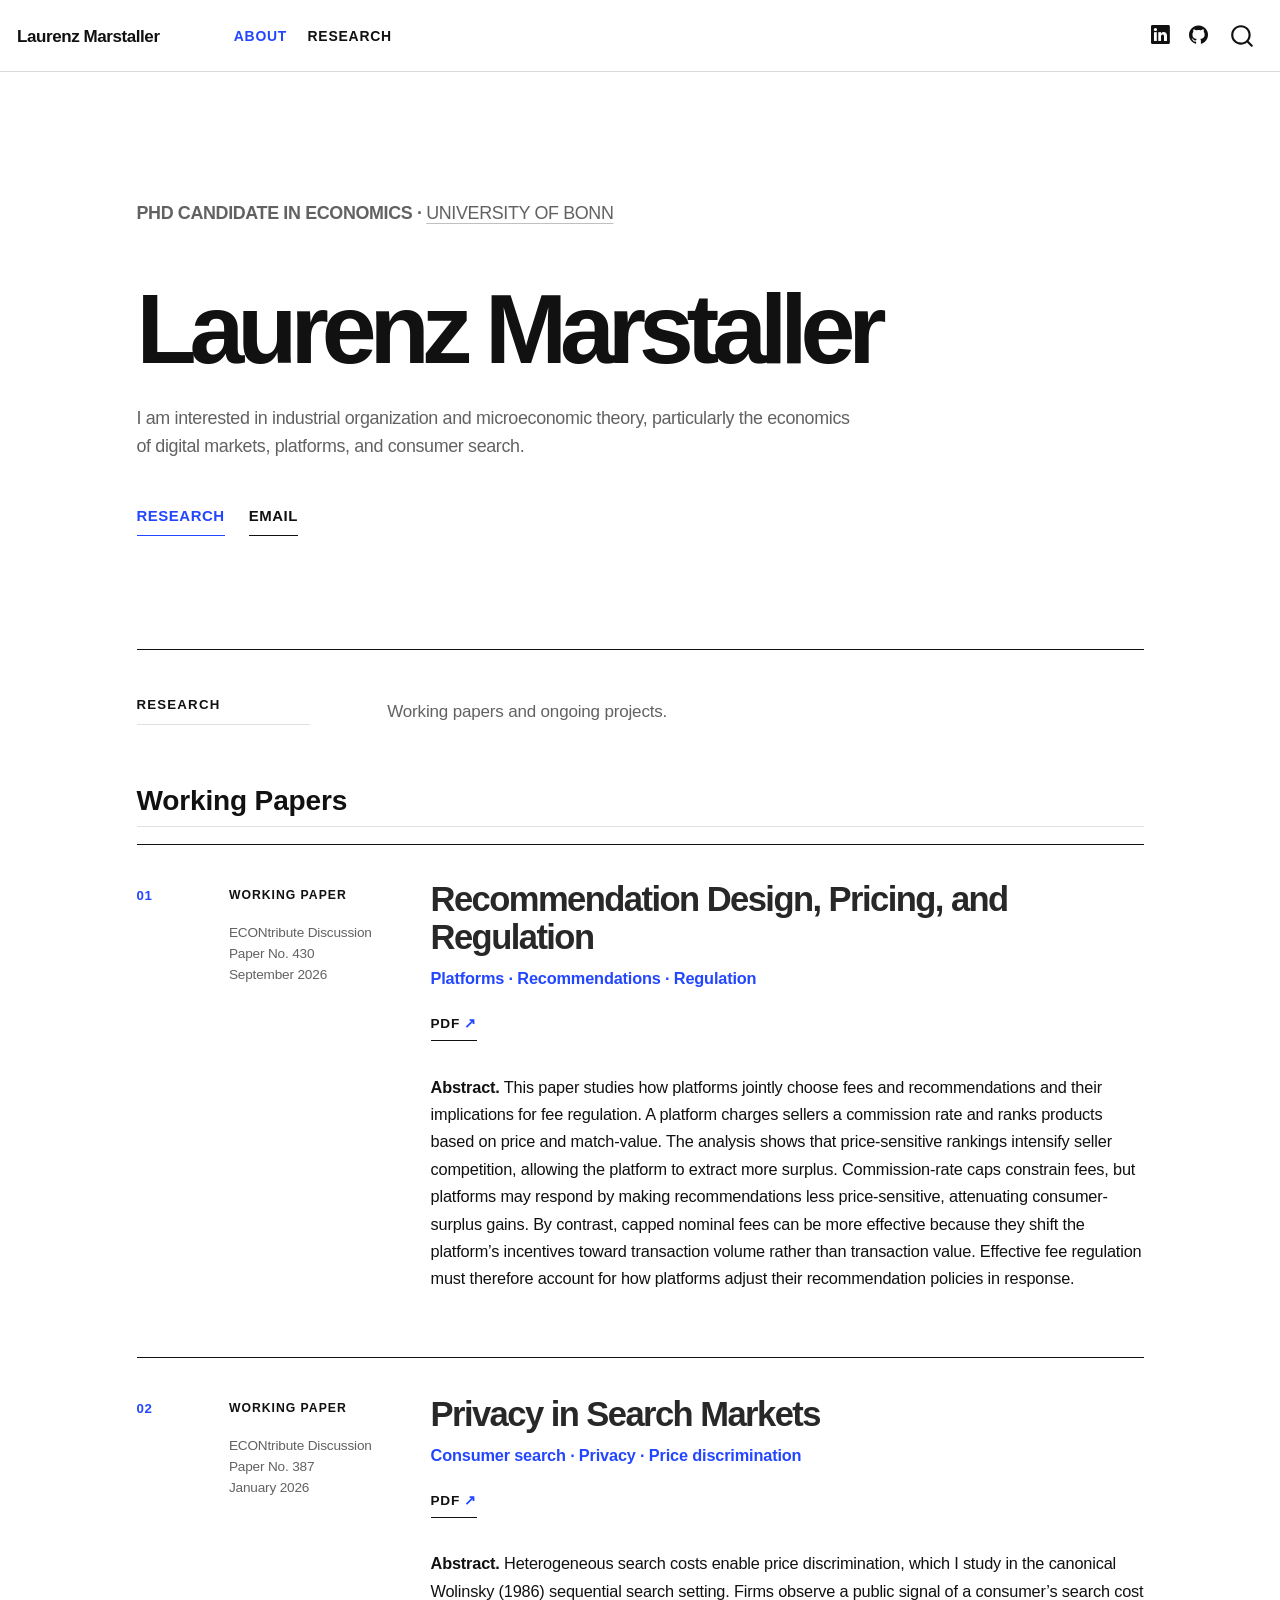
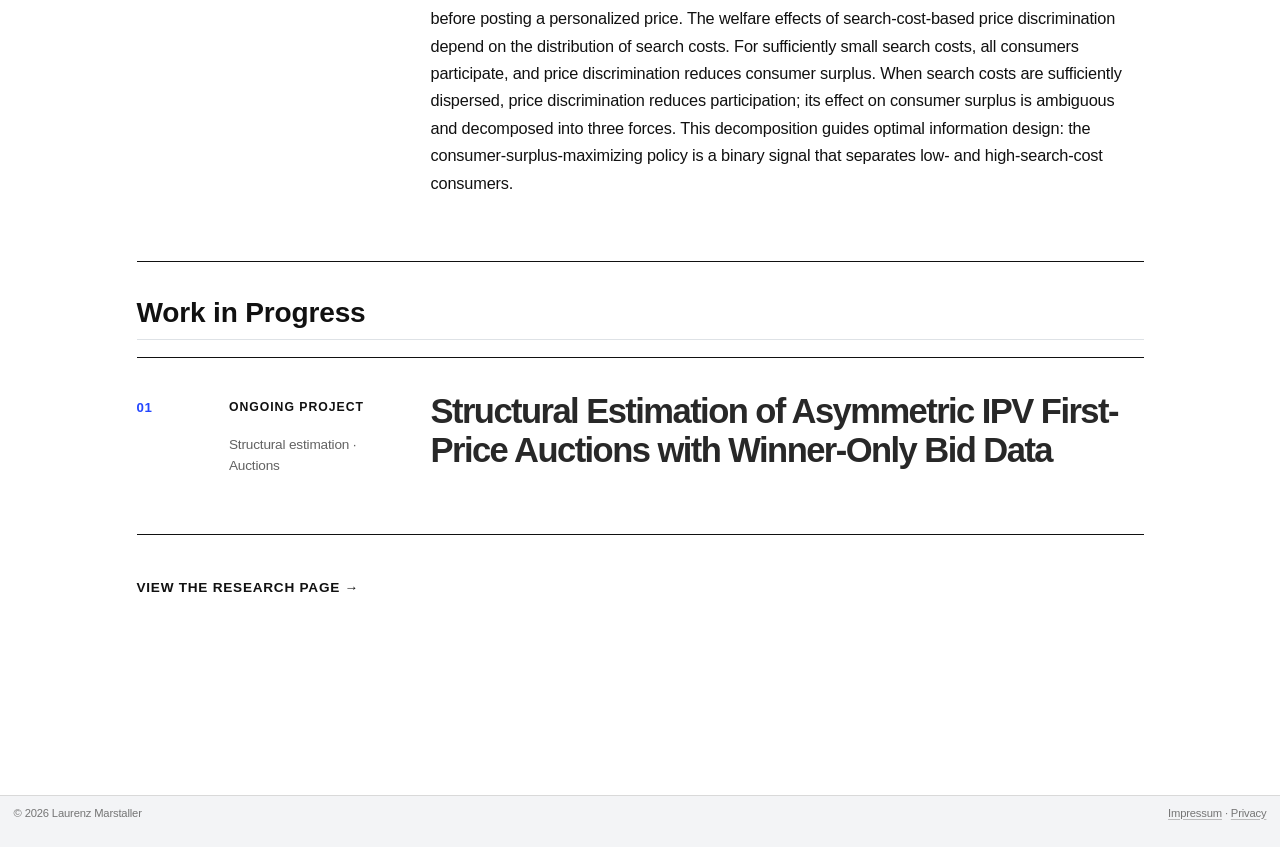
<file: index.html>
<!DOCTYPE html>
<html xmlns="http://www.w3.org/1999/xhtml" lang="en" xml:lang="en"><head>

<meta charset="utf-8">
<meta name="generator" content="quarto-1.10.18">

<meta name="viewport" content="width=device-width, initial-scale=1.0, user-scalable=yes">

<meta name="description" content="PhD candidate in Economics at the University of Bonn">

<title>Laurenz Marstaller</title>
<style>
/* Default styles provided by pandoc.
** See https://pandoc.org/MANUAL.html#variables-for-html for config info.
*/
span.smallcaps{font-variant: small-caps;}
div.columns{display: flex; gap: 1.5em;}
div.column{flex: auto;}
@media screen {
div.columns{gap: min(4vw, 1.5em);}
div.column{overflow-x: auto;}
}
div.hanging-indent{margin-left: 1.5em; text-indent: -1.5em;}
ul.task-list{list-style: none;}
ul.task-list li input[type="checkbox"] {
  width: 0.8em;
  margin: 0 0.8em 0.2em -1em; /* quarto-specific, see https://github.com/quarto-dev/quarto-cli/issues/4556 */ 
  vertical-align: middle;
}
</style>


<script src="site_libs/quarto-nav/quarto-nav.js"></script>
<script src="site_libs/clipboard/clipboard.min.js"></script>
<script src="site_libs/quarto-search/autocomplete.umd.js"></script>
<script src="site_libs/quarto-search/fuse.min.js"></script>
<script src="site_libs/quarto-search/quarto-search.js"></script>
<meta name="quarto:offset" content="./">
<script src="site_libs/quarto-html/quarto.js" type="module"></script>
<script src="site_libs/quarto-html/tabsets/tabsets.js" type="module"></script>
<script src="site_libs/quarto-html/popper.min.js"></script>
<script src="site_libs/quarto-html/tippy.umd.min.js"></script>
<script src="site_libs/quarto-html/anchor.min.js"></script>
<link href="site_libs/quarto-html/tippy.css" rel="stylesheet">
<link href="site_libs/quarto-html/quarto-syntax-highlighting-64a204ab8560d761af7679ceaba22944.css" rel="stylesheet" id="quarto-text-highlighting-styles">
<script src="site_libs/bootstrap/bootstrap.min.js"></script>
<link href="site_libs/bootstrap/bootstrap-icons.css" rel="stylesheet">
<link href="site_libs/bootstrap/bootstrap-5d04323598807cf324a36c210477a5da.min.css" rel="stylesheet" append-hash="true" id="quarto-bootstrap" data-mode="light">
<script id="quarto-search-options" type="application/json">{
  "location": "navbar",
  "copy-button": false,
  "collapse-after": 3,
  "panel-placement": "end",
  "type": "overlay",
  "limit": 50,
  "keyboard-shortcut": [
    "f",
    "/",
    "s"
  ],
  "show-item-context": false,
  "language": {
    "search-no-results-text": "No results",
    "search-matching-documents-text": "matching documents",
    "search-copy-link-title": "Copy link to search",
    "search-hide-matches-text": "Hide additional matches",
    "search-more-match-text": "more match in this document",
    "search-more-matches-text": "more matches in this document",
    "search-clear-button-title": "Clear",
    "search-text-placeholder": "",
    "search-detached-cancel-button-title": "Cancel",
    "search-submit-button-title": "Submit",
    "search-label": "Search"
  }
}</script>
<style>html{ scroll-behavior: smooth; }</style>
<meta name="google-site-verification" content="4iy7IMMv_2DfoBxsHywKnWP12nTfnTWvlPHQ3gkgEbc">


</head>

<body class="nav-fixed quarto-light">

<div id="quarto-search-results"></div>
  <header id="quarto-header" class="headroom fixed-top">
    <nav class="navbar navbar-expand-lg " data-bs-theme="dark">
      <div class="navbar-container container-fluid">
      <div class="navbar-brand-container mx-auto">
    <a class="navbar-brand" href="./index.html">
    <span class="navbar-title">Laurenz Marstaller</span>
    </a>
  </div>
            <div id="quarto-search" class="" title="Search"></div>
          <button class="navbar-toggler" type="button" data-bs-toggle="collapse" data-bs-target="#navbarCollapse" aria-controls="navbarCollapse" role="menu" aria-expanded="false" aria-label="Toggle navigation" onclick="if (window.quartoToggleHeadroom) { window.quartoToggleHeadroom(); }">
  <span class="navbar-toggler-icon"></span>
</button>
          <div class="collapse navbar-collapse" id="navbarCollapse">
            <ul class="navbar-nav navbar-nav-scroll me-auto">
  <li class="nav-item">
    <a class="nav-link active" href="./index.html" aria-current="page"> 
<span class="menu-text">About</span></a>
  </li>  
  <li class="nav-item">
    <a class="nav-link" href="./research.html"> 
<span class="menu-text">Research</span></a>
  </li>  
</ul>
            <ul class="navbar-nav navbar-nav-scroll ms-auto">
  <li class="nav-item compact">
    <a class="nav-link" href="https://www.linkedin.com/in/laurenz-marstaller/"> <i class="bi bi-linkedin" role="img" aria-label="LinkedIn">
</i> 
<span class="menu-text"></span></a>
  </li>  
  <li class="nav-item compact">
    <a class="nav-link" href="https://github.com/LaurenzMarstaller"> <i class="bi bi-github" role="img" aria-label="GitHub">
</i> 
<span class="menu-text"></span></a>
  </li>  
</ul>
          </div> <!-- /navcollapse -->
            <div class="quarto-navbar-tools">
</div>
      </div> <!-- /container-fluid -->
    </nav>
</header>
<!-- content -->
<div id="quarto-content" class="quarto-container page-columns page-rows-contents page-layout-full page-navbar">
<!-- sidebar -->
<!-- margin-sidebar -->
    
<!-- main -->
<main class="content column-page" id="quarto-document-content"><header id="title-block-header" class="quarto-title-block"></header>




<div class="academic-hero">
<div class="hero-kicker">
<p>PHD CANDIDATE IN ECONOMICS · <a href="https://www.econ.uni-bonn.de/en/people/doctoral-students/laurenz-s-marstaller">UNIVERSITY OF BONN</a></p>
</div>
<section id="laurenz-marstaller" class="level1">
<h1>Laurenz Marstaller</h1>
<p>I am interested in industrial organization and microeconomic theory, particularly the economics of digital markets, platforms, and consumer search.</p>
<p><a href="./research.html" class="btn btn-primary">Research</a> <a href="mailto:laurenz.marstaller@uni-bonn.de" class="btn btn-outline-primary">Email</a></p>
</section>
</div>
<div class="section-rule">

</div>
<div class="research-section">
<section id="research" class="level2 section-heading">
<h2 class="anchored" data-anchor-id="research">Research</h2>
<p>Working papers and ongoing projects.</p>
</section>
<section id="working-papers" class="level2">
<h2 class="anchored" data-anchor-id="working-papers">Working Papers</h2>
<div class="paper-list">
<div class="paper-card">
<div class="paper-meta">
<div class="paper-type">
<p>Working paper</p>
</div>
<p>ECONtribute Discussion Paper No.&nbsp;430<br>
September 2026</p>
</div>
<section id="recommendation-design-pricing-and-regulation" class="level3 paper-body">
<h3 class="anchored" data-anchor-id="recommendation-design-pricing-and-regulation">Recommendation Design, Pricing, and Regulation</h3>
<div class="paper-topics">
<p>Platforms · Recommendations · Regulation</p>
</div>
<p><a href="https://www.econtribute.de/RePEc/ajk/ajkdps/ECONtribute_430_2026.pdf" class="paper-link">PDF</a></p>
<p><strong>Abstract.</strong> This paper studies how platforms jointly choose fees and recommendations and their implications for fee regulation. A platform charges sellers a commission rate and ranks products based on price and match-value. The analysis shows that price-sensitive rankings intensify seller competition, allowing the platform to extract more surplus. Commission-rate caps constrain fees, but platforms may respond by making recommendations less price-sensitive, attenuating consumer-surplus gains. By contrast, capped nominal fees can be more effective because they shift the platform’s incentives toward transaction volume rather than transaction value. Effective fee regulation must therefore account for how platforms adjust their recommendation policies in response.</p>
</section>
</div>
<div class="paper-card">
<div class="paper-meta">
<div class="paper-type">
<p>Working paper</p>
</div>
<p>ECONtribute Discussion Paper No.&nbsp;387<br>
January 2026</p>
</div>
<section id="privacy-in-search-markets" class="level3 paper-body">
<h3 class="anchored" data-anchor-id="privacy-in-search-markets">Privacy in Search Markets</h3>
<div class="paper-topics">
<p>Consumer search · Privacy · Price discrimination</p>
</div>
<p><a href="https://www.econtribute.de/RePEc/ajk/ajkdps/ECONtribute_387_2026.pdf" class="paper-link">PDF</a></p>
<p><strong>Abstract.</strong> Heterogeneous search costs enable price discrimination, which I study in the canonical Wolinsky (1986) sequential search setting. Firms observe a public signal of a consumer’s search cost before posting a personalized price. The welfare effects of search-cost-based price discrimination depend on the distribution of search costs. For sufficiently small search costs, all consumers participate, and price discrimination reduces consumer surplus. When search costs are sufficiently dispersed, price discrimination reduces participation; its effect on consumer surplus is ambiguous and decomposed into three forces. This decomposition guides optimal information design: the consumer-surplus-maximizing policy is a binary signal that separates low- and high-search-cost consumers.</p>
</section>
</div>
</div>
</section>
<section id="work-in-progress" class="level2">
<h2 class="anchored" data-anchor-id="work-in-progress">Work in Progress</h2>
<div class="paper-list">
<div class="paper-card paper-card-compact">
<div class="paper-meta">
<div class="paper-type">
<p>Ongoing project</p>
</div>
<p>Structural estimation · Auctions</p>
</div>
<section id="structural-estimation-of-asymmetric-ipv-first-price-auctions-with-winner-only-bid-data" class="level3 paper-body">
<h3 class="anchored" data-anchor-id="structural-estimation-of-asymmetric-ipv-first-price-auctions-with-winner-only-bid-data">Structural Estimation of Asymmetric IPV First-Price Auctions with Winner-Only Bid Data</h3>
</section>
</div>
</div>
<p><a href="./research.html" class="research-more">View the research page →</a></p>
</section>
</div>



</main> <!-- /main -->
<script id="quarto-html-after-body" type="application/javascript">
  window.document.addEventListener("DOMContentLoaded", function (event) {
    const icon = "";
    const anchorJS = new window.AnchorJS();
    anchorJS.options = {
      placement: 'right',
      icon: icon
    };
    anchorJS.add('.anchored');
    const isCodeAnnotation = (el) => {
      for (const clz of el.classList) {
        if (clz.startsWith('code-annotation-')) {                     
          return true;
        }
      }
      return false;
    }
    const onCopySuccess = function(e) {
      // button target
      const button = e.trigger;
      // don't keep focus
      button.blur();
      // flash "checked"
      button.classList.add('code-copy-button-checked');
      var currentTitle = button.getAttribute("title");
      button.setAttribute("title", "Copied!");
      let tooltip;
      if (window.bootstrap) {
        button.setAttribute("data-bs-toggle", "tooltip");
        button.setAttribute("data-bs-placement", "left");
        button.setAttribute("data-bs-title", "Copied!");
        tooltip = new bootstrap.Tooltip(button, 
          { trigger: "manual", 
            customClass: "code-copy-button-tooltip",
            offset: [0, -8]});
        tooltip.show();    
      }
      setTimeout(function() {
        if (tooltip) {
          tooltip.hide();
          button.removeAttribute("data-bs-title");
          button.removeAttribute("data-bs-toggle");
          button.removeAttribute("data-bs-placement");
        }
        button.setAttribute("title", currentTitle);
        button.classList.remove('code-copy-button-checked');
      }, 1000);
      // clear code selection
      e.clearSelection();
    }
    const getTextToCopy = function(trigger) {
      const outerScaffold = trigger.parentElement.cloneNode(true);
      const codeEl = outerScaffold.querySelector('code');
      for (const childEl of codeEl.children) {
        if (isCodeAnnotation(childEl)) {
          childEl.remove();
        }
      }
      return codeEl.innerText;
    }
    const clipboard = new window.ClipboardJS('.code-copy-button:not([data-in-quarto-modal])', {
      text: getTextToCopy
    });
    clipboard.on('success', onCopySuccess);
    if (window.document.getElementById('quarto-embedded-source-code-modal')) {
      const clipboardModal = new window.ClipboardJS('.code-copy-button[data-in-quarto-modal]', {
        text: getTextToCopy,
        container: window.document.getElementById('quarto-embedded-source-code-modal')
      });
      clipboardModal.on('success', onCopySuccess);
    }
      var localhostRegex = new RegExp(/^(?:http|https):\/\/localhost\:?[0-9]*\//);
      var mailtoRegex = new RegExp(/^mailto:/);
        var filterRegex = new RegExp("https:\/\/laurenzmarstaller\.github\.io");
      var isInternal = (href) => {
          return filterRegex.test(href) || localhostRegex.test(href) || mailtoRegex.test(href);
      }
      // Inspect non-navigation links and adorn them if external
     var links = window.document.querySelectorAll('a[href]:not(.nav-link):not(.navbar-brand):not(.toc-action):not(.sidebar-link):not(.sidebar-item-toggle):not(.pagination-link):not(.no-external):not([aria-hidden]):not(.dropdown-item):not(.quarto-navigation-tool):not(.about-link)');
      for (var i=0; i<links.length; i++) {
        const link = links[i];
        if (!isInternal(link.href)) {
          // undo the damage that might have been done by quarto-nav.js in the case of
          // links that we want to consider external
          if (link.dataset.originalHref !== undefined) {
            link.href = link.dataset.originalHref;
          }
            // target, if specified
            link.setAttribute("target", "_blank");
            if (link.getAttribute("rel") === null) {
              link.setAttribute("rel", "noopener");
            }
        }
      }
    function tippyHover(el, contentFn, onTriggerFn, onUntriggerFn) {
      const config = {
        allowHTML: true,
        maxWidth: 500,
        delay: 100,
        arrow: false,
        appendTo: function(el) {
            return el.parentElement;
        },
        interactive: true,
        interactiveBorder: 10,
        theme: 'quarto',
        placement: 'bottom-start',
      };
      if (contentFn) {
        config.content = contentFn;
      }
      if (onTriggerFn) {
        config.onTrigger = onTriggerFn;
      }
      if (onUntriggerFn) {
        config.onUntrigger = onUntriggerFn;
      }
      window.tippy(el, config); 
    }
    const noterefs = window.document.querySelectorAll('a[role="doc-noteref"]');
    for (var i=0; i<noterefs.length; i++) {
      const ref = noterefs[i];
      tippyHover(ref, function() {
        // use id or data attribute instead here
        let href = ref.getAttribute('data-footnote-href') || ref.getAttribute('href');
        try { href = new URL(href).hash; } catch {}
        const id = href.replace(/^#\/?/, "");
        const note = window.document.getElementById(id);
        if (note) {
          return note.innerHTML;
        } else {
          return "";
        }
      });
    }
    const xrefs = window.document.querySelectorAll('a.quarto-xref');
    const processXRef = (id, note) => {
      // Strip column container classes
      const stripColumnClz = (el) => {
        el.classList.remove("page-full", "page-columns");
        if (el.children) {
          for (const child of el.children) {
            stripColumnClz(child);
          }
        }
      }
      stripColumnClz(note)
      if (id === null || id.startsWith('sec-')) {
        // Special case sections, only their first couple elements
        const container = document.createElement("div");
        if (note.children && note.children.length > 2) {
          container.appendChild(note.children[0].cloneNode(true));
          for (let i = 1; i < note.children.length; i++) {
            const child = note.children[i];
            if (child.tagName === "P" && child.innerText === "") {
              continue;
            } else {
              container.appendChild(child.cloneNode(true));
              break;
            }
          }
          if (window.Quarto?.typesetMath) {
            window.Quarto.typesetMath(container);
          }
          return container.innerHTML
        } else {
          if (window.Quarto?.typesetMath) {
            window.Quarto.typesetMath(note);
          }
          return note.innerHTML;
        }
      } else {
        // Remove any anchor links if they are present
        const anchorLink = note.querySelector('a.anchorjs-link');
        if (anchorLink) {
          anchorLink.remove();
        }
        if (window.Quarto?.typesetMath) {
          window.Quarto.typesetMath(note);
        }
        if (note.classList.contains("callout")) {
          return note.outerHTML;
        } else {
          return note.innerHTML;
        }
      }
    }
    for (var i=0; i<xrefs.length; i++) {
      const xref = xrefs[i];
      tippyHover(xref, undefined, function(instance) {
        instance.disable();
        let url = xref.getAttribute('href');
        let hash = undefined; 
        if (url.startsWith('#')) {
          hash = url;
        } else {
          try { hash = new URL(url).hash; } catch {}
        }
        if (hash) {
          const id = hash.replace(/^#\/?/, "");
          const note = window.document.getElementById(id);
          if (note !== null) {
            try {
              const html = processXRef(id, note.cloneNode(true));
              instance.setContent(html);
            } finally {
              instance.enable();
              instance.show();
            }
          } else {
            // See if we can fetch this
            fetch(url.split('#')[0])
            .then(res => res.text())
            .then(html => {
              const parser = new DOMParser();
              const htmlDoc = parser.parseFromString(html, "text/html");
              const note = htmlDoc.getElementById(id);
              if (note !== null) {
                const html = processXRef(id, note);
                instance.setContent(html);
              } 
            }).finally(() => {
              instance.enable();
              instance.show();
            });
          }
        } else {
          // See if we can fetch a full url (with no hash to target)
          // This is a special case and we should probably do some content thinning / targeting
          fetch(url)
          .then(res => res.text())
          .then(html => {
            const parser = new DOMParser();
            const htmlDoc = parser.parseFromString(html, "text/html");
            const note = htmlDoc.querySelector('main.content');
            if (note !== null) {
              // This should only happen for chapter cross references
              // (since there is no id in the URL)
              // remove the first header
              if (note.children.length > 0 && note.children[0].tagName === "HEADER") {
                note.children[0].remove();
              }
              const html = processXRef(null, note);
              instance.setContent(html);
            } 
          }).finally(() => {
            instance.enable();
            instance.show();
          });
        }
      }, function(instance) {
      });
    }
        let selectedAnnoteEl;
        const selectorForAnnotation = ( cell, annotation) => {
          let cellAttr = 'data-code-cell="' + cell + '"';
          let lineAttr = 'data-code-annotation="' +  annotation + '"';
          const selector = 'span[' + cellAttr + '][' + lineAttr + ']';
          return selector;
        }
        const selectCodeLines = (annoteEl) => {
          const doc = window.document;
          const targetCell = annoteEl.getAttribute("data-target-cell");
          const targetAnnotation = annoteEl.getAttribute("data-target-annotation");
          const annoteSpan = window.document.querySelector(selectorForAnnotation(targetCell, targetAnnotation));
          const lines = annoteSpan.getAttribute("data-code-lines").split(",");
          const lineIds = lines.map((line) => {
            return targetCell + "-" + line;
          })
          let top = null;
          let height = null;
          let parent = null;
          if (lineIds.length > 0) {
              //compute the position of the single el (top and bottom and make a div)
              const el = window.document.getElementById(lineIds[0]);
              top = el.offsetTop;
              height = el.offsetHeight;
              parent = el.parentElement.parentElement;
            if (lineIds.length > 1) {
              const lastEl = window.document.getElementById(lineIds[lineIds.length - 1]);
              const bottom = lastEl.offsetTop + lastEl.offsetHeight;
              height = bottom - top;
            }
            if (top !== null && height !== null && parent !== null) {
              // cook up a div (if necessary) and position it 
              let div = window.document.getElementById("code-annotation-line-highlight");
              if (div === null) {
                div = window.document.createElement("div");
                div.setAttribute("id", "code-annotation-line-highlight");
                div.style.position = 'absolute';
                parent.appendChild(div);
              }
              div.style.top = top - 2 + "px";
              div.style.height = height + 4 + "px";
              div.style.left = 0;
              let gutterDiv = window.document.getElementById("code-annotation-line-highlight-gutter");
              if (gutterDiv === null) {
                gutterDiv = window.document.createElement("div");
                gutterDiv.setAttribute("id", "code-annotation-line-highlight-gutter");
                gutterDiv.style.position = 'absolute';
                const codeCell = window.document.getElementById(targetCell);
                const gutter = codeCell.querySelector('.code-annotation-gutter');
                gutter.appendChild(gutterDiv);
              }
              gutterDiv.style.top = top - 2 + "px";
              gutterDiv.style.height = height + 4 + "px";
            }
            selectedAnnoteEl = annoteEl;
          }
        };
        const unselectCodeLines = () => {
          const elementsIds = ["code-annotation-line-highlight", "code-annotation-line-highlight-gutter"];
          elementsIds.forEach((elId) => {
            const div = window.document.getElementById(elId);
            if (div) {
              div.remove();
            }
          });
          selectedAnnoteEl = undefined;
        };
          // Handle positioning of the toggle
      window.addEventListener(
        "resize",
        throttle(() => {
          elRect = undefined;
          if (selectedAnnoteEl) {
            selectCodeLines(selectedAnnoteEl);
          }
        }, 10)
      );
      function throttle(fn, ms) {
      let throttle = false;
      let timer;
        return (...args) => {
          if(!throttle) { // first call gets through
              fn.apply(this, args);
              throttle = true;
          } else { // all the others get throttled
              if(timer) clearTimeout(timer); // cancel #2
              timer = setTimeout(() => {
                fn.apply(this, args);
                timer = throttle = false;
              }, ms);
          }
        };
      }
        // Attach click handler to the DT
        const annoteDls = window.document.querySelectorAll('dt[data-target-cell]');
        for (const annoteDlNode of annoteDls) {
          annoteDlNode.addEventListener('click', (event) => {
            const clickedEl = event.target;
            if (clickedEl !== selectedAnnoteEl) {
              unselectCodeLines();
              const activeEl = window.document.querySelector('dt[data-target-cell].code-annotation-active');
              if (activeEl) {
                activeEl.classList.remove('code-annotation-active');
              }
              selectCodeLines(clickedEl);
              clickedEl.classList.add('code-annotation-active');
            } else {
              // Unselect the line
              unselectCodeLines();
              clickedEl.classList.remove('code-annotation-active');
            }
          });
        }
    const findCites = (el) => {
      const parentEl = el.parentElement;
      if (parentEl) {
        const cites = parentEl.dataset.cites;
        if (cites) {
          return {
            el,
            cites: cites.split(' ')
          };
        } else {
          return findCites(el.parentElement)
        }
      } else {
        return undefined;
      }
    };
    var bibliorefs = window.document.querySelectorAll('a[role="doc-biblioref"]');
    for (var i=0; i<bibliorefs.length; i++) {
      const ref = bibliorefs[i];
      const citeInfo = findCites(ref);
      if (citeInfo) {
        tippyHover(citeInfo.el, function() {
          var popup = window.document.createElement('div');
          citeInfo.cites.forEach(function(cite) {
            var citeDiv = window.document.createElement('div');
            citeDiv.classList.add('hanging-indent');
            citeDiv.classList.add('csl-entry');
            var biblioDiv = window.document.getElementById('ref-' + cite);
            if (biblioDiv) {
              citeDiv.innerHTML = biblioDiv.innerHTML;
            }
            popup.appendChild(citeDiv);
          });
          return popup.innerHTML;
        });
      }
    }
  });
  </script>
</div> <!-- /content -->
<footer class="footer">
  <div class="nav-footer">
    <div class="nav-footer-left">
<p>© 2026 Laurenz Marstaller</p>
</div>   
    <div class="nav-footer-center">
      &nbsp;
    </div>
    <div class="nav-footer-right">
<p><a href="./legal.html#impressum">Impressum</a> · <a href="./legal.html#privacy">Privacy</a></p>
</div>
  </div>
</footer>




<script src="site_libs/quarto-html/zenscroll-min.js"></script>
</body></html>
</file>
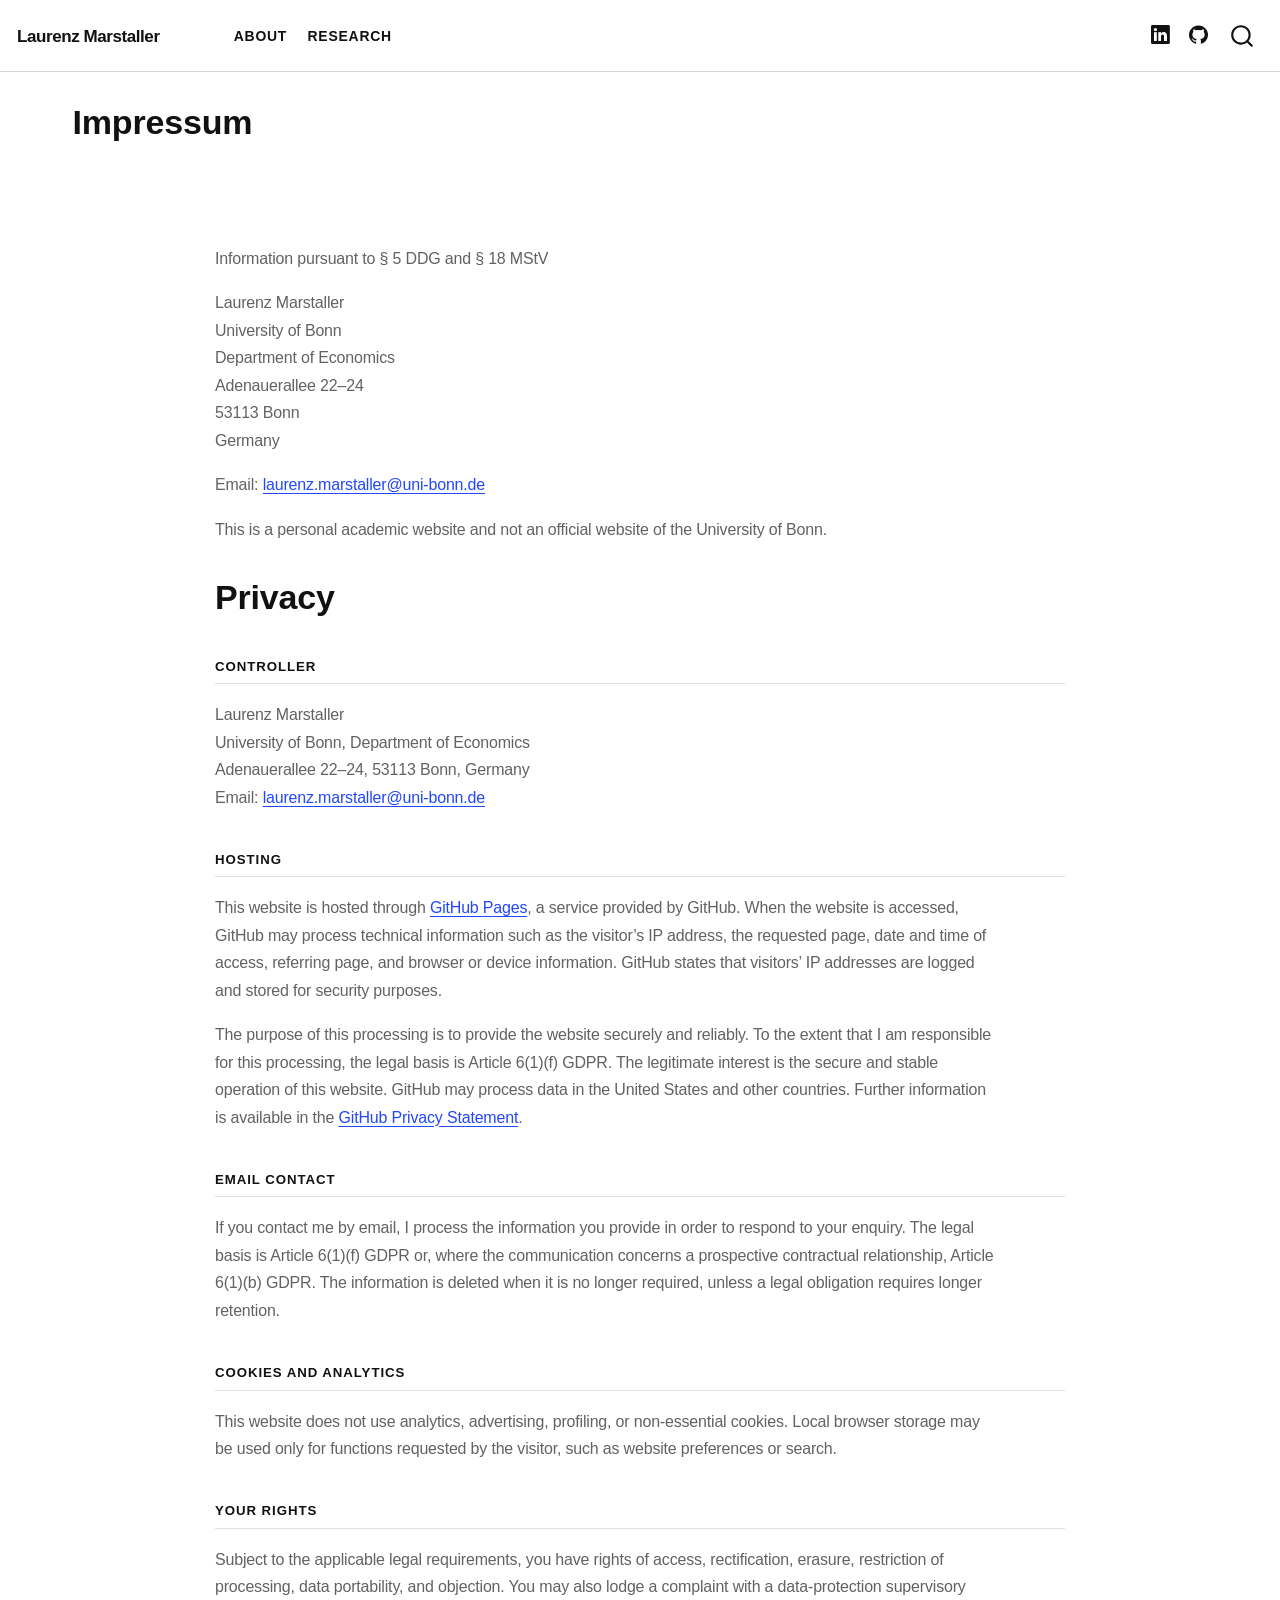
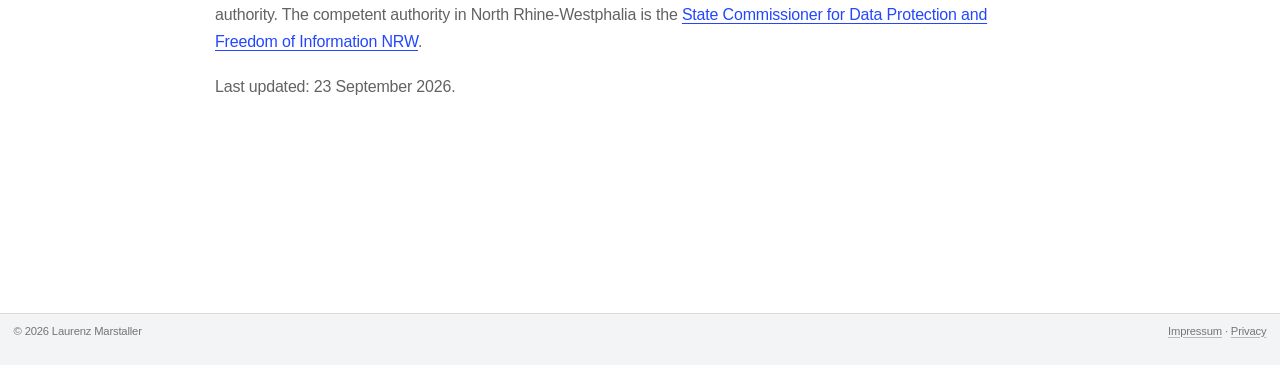
<file: legal.html>
<!DOCTYPE html>
<html xmlns="http://www.w3.org/1999/xhtml" lang="en" xml:lang="en"><head>

<meta charset="utf-8">
<meta name="generator" content="quarto-1.10.18">

<meta name="viewport" content="width=device-width, initial-scale=1.0, user-scalable=yes">

<meta name="description" content="Legal notice and privacy information for laurenzmarstaller.github.io">

<title>Legal notice and privacy – Laurenz Marstaller</title>
<style>
/* Default styles provided by pandoc.
** See https://pandoc.org/MANUAL.html#variables-for-html for config info.
*/
span.smallcaps{font-variant: small-caps;}
div.columns{display: flex; gap: 1.5em;}
div.column{flex: auto;}
@media screen {
div.columns{gap: min(4vw, 1.5em);}
div.column{overflow-x: auto;}
}
div.hanging-indent{margin-left: 1.5em; text-indent: -1.5em;}
ul.task-list{list-style: none;}
ul.task-list li input[type="checkbox"] {
  width: 0.8em;
  margin: 0 0.8em 0.2em -1em; /* quarto-specific, see https://github.com/quarto-dev/quarto-cli/issues/4556 */ 
  vertical-align: middle;
}
</style>


<script src="site_libs/quarto-nav/quarto-nav.js"></script>
<script src="site_libs/clipboard/clipboard.min.js"></script>
<script src="site_libs/quarto-search/autocomplete.umd.js"></script>
<script src="site_libs/quarto-search/fuse.min.js"></script>
<script src="site_libs/quarto-search/quarto-search.js"></script>
<meta name="quarto:offset" content="./">
<script src="site_libs/quarto-html/quarto.js" type="module"></script>
<script src="site_libs/quarto-html/tabsets/tabsets.js" type="module"></script>
<script src="site_libs/quarto-html/popper.min.js"></script>
<script src="site_libs/quarto-html/tippy.umd.min.js"></script>
<script src="site_libs/quarto-html/anchor.min.js"></script>
<link href="site_libs/quarto-html/tippy.css" rel="stylesheet">
<link href="site_libs/quarto-html/quarto-syntax-highlighting-64a204ab8560d761af7679ceaba22944.css" rel="stylesheet" id="quarto-text-highlighting-styles">
<script src="site_libs/bootstrap/bootstrap.min.js"></script>
<link href="site_libs/bootstrap/bootstrap-icons.css" rel="stylesheet">
<link href="site_libs/bootstrap/bootstrap-5d04323598807cf324a36c210477a5da.min.css" rel="stylesheet" append-hash="true" id="quarto-bootstrap" data-mode="light">
<script id="quarto-search-options" type="application/json">{
  "location": "navbar",
  "copy-button": false,
  "collapse-after": 3,
  "panel-placement": "end",
  "type": "overlay",
  "limit": 50,
  "keyboard-shortcut": [
    "f",
    "/",
    "s"
  ],
  "show-item-context": false,
  "language": {
    "search-no-results-text": "No results",
    "search-matching-documents-text": "matching documents",
    "search-copy-link-title": "Copy link to search",
    "search-hide-matches-text": "Hide additional matches",
    "search-more-match-text": "more match in this document",
    "search-more-matches-text": "more matches in this document",
    "search-clear-button-title": "Clear",
    "search-text-placeholder": "",
    "search-detached-cancel-button-title": "Cancel",
    "search-submit-button-title": "Submit",
    "search-label": "Search"
  }
}</script>
<style>html{ scroll-behavior: smooth; }</style>
<meta name="google-site-verification" content="4iy7IMMv_2DfoBxsHywKnWP12nTfnTWvlPHQ3gkgEbc">


</head>

<body class="nav-fixed quarto-light">

<div id="quarto-search-results"></div>
  <header id="quarto-header" class="headroom fixed-top">
    <nav class="navbar navbar-expand-lg " data-bs-theme="dark">
      <div class="navbar-container container-fluid">
      <div class="navbar-brand-container mx-auto">
    <a class="navbar-brand" href="./index.html">
    <span class="navbar-title">Laurenz Marstaller</span>
    </a>
  </div>
            <div id="quarto-search" class="" title="Search"></div>
          <button class="navbar-toggler" type="button" data-bs-toggle="collapse" data-bs-target="#navbarCollapse" aria-controls="navbarCollapse" role="menu" aria-expanded="false" aria-label="Toggle navigation" onclick="if (window.quartoToggleHeadroom) { window.quartoToggleHeadroom(); }">
  <span class="navbar-toggler-icon"></span>
</button>
          <div class="collapse navbar-collapse" id="navbarCollapse">
            <ul class="navbar-nav navbar-nav-scroll me-auto">
  <li class="nav-item">
    <a class="nav-link" href="./index.html"> 
<span class="menu-text">About</span></a>
  </li>  
  <li class="nav-item">
    <a class="nav-link" href="./research.html"> 
<span class="menu-text">Research</span></a>
  </li>  
</ul>
            <ul class="navbar-nav navbar-nav-scroll ms-auto">
  <li class="nav-item compact">
    <a class="nav-link" href="https://www.linkedin.com/in/laurenz-marstaller/"> <i class="bi bi-linkedin" role="img" aria-label="LinkedIn">
</i> 
<span class="menu-text"></span></a>
  </li>  
  <li class="nav-item compact">
    <a class="nav-link" href="https://github.com/LaurenzMarstaller"> <i class="bi bi-github" role="img" aria-label="GitHub">
</i> 
<span class="menu-text"></span></a>
  </li>  
</ul>
          </div> <!-- /navcollapse -->
            <div class="quarto-navbar-tools">
</div>
      </div> <!-- /container-fluid -->
    </nav>
</header>
<!-- content -->
<div id="quarto-content" class="quarto-container page-columns page-rows-contents page-layout-full page-navbar">
<!-- sidebar -->
<!-- margin-sidebar -->
    
<!-- main -->
<main class="content column-page" id="quarto-document-content"><header id="title-block-header" class="quarto-title-block"><h1 class="title display-7">Impressum</h1></header>




<div class="legal-page">
<section id="impressum" class="level1">

<p>Information pursuant to § 5 DDG and § 18 MStV</p>
<p>Laurenz Marstaller<br>
University of Bonn<br>
Department of Economics<br>
Adenauerallee 22–24<br>
53113 Bonn<br>
Germany</p>
<p>Email: <a href="mailto:laurenz.marstaller@uni-bonn.de">laurenz.marstaller@uni-bonn.de</a></p>
<p>This is a personal academic website and not an official website of the University of Bonn.</p>
</section>
<section id="privacy" class="level1">
<h1>Privacy</h1>
<section id="controller" class="level2">
<h2 class="anchored" data-anchor-id="controller">Controller</h2>
<p>Laurenz Marstaller<br>
University of Bonn, Department of Economics<br>
Adenauerallee 22–24, 53113 Bonn, Germany<br>
Email: <a href="mailto:laurenz.marstaller@uni-bonn.de">laurenz.marstaller@uni-bonn.de</a></p>
</section>
<section id="hosting" class="level2">
<h2 class="anchored" data-anchor-id="hosting">Hosting</h2>
<p>This website is hosted through <a href="https://docs.github.com/en/pages/getting-started-with-github-pages/what-is-github-pages">GitHub Pages</a>, a service provided by GitHub. When the website is accessed, GitHub may process technical information such as the visitor’s IP address, the requested page, date and time of access, referring page, and browser or device information. GitHub states that visitors’ IP addresses are logged and stored for security purposes.</p>
<p>The purpose of this processing is to provide the website securely and reliably. To the extent that I am responsible for this processing, the legal basis is Article 6(1)(f) GDPR. The legitimate interest is the secure and stable operation of this website. GitHub may process data in the United States and other countries. Further information is available in the <a href="https://docs.github.com/en/site-policy/privacy-policies/github-general-privacy-statement">GitHub Privacy Statement</a>.</p>
</section>
<section id="email-contact" class="level2">
<h2 class="anchored" data-anchor-id="email-contact">Email contact</h2>
<p>If you contact me by email, I process the information you provide in order to respond to your enquiry. The legal basis is Article 6(1)(f) GDPR or, where the communication concerns a prospective contractual relationship, Article 6(1)(b) GDPR. The information is deleted when it is no longer required, unless a legal obligation requires longer retention.</p>
</section>
<section id="cookies-and-analytics" class="level2">
<h2 class="anchored" data-anchor-id="cookies-and-analytics">Cookies and analytics</h2>
<p>This website does not use analytics, advertising, profiling, or non-essential cookies. Local browser storage may be used only for functions requested by the visitor, such as website preferences or search.</p>
</section>
<section id="your-rights" class="level2">
<h2 class="anchored" data-anchor-id="your-rights">Your rights</h2>
<p>Subject to the applicable legal requirements, you have rights of access, rectification, erasure, restriction of processing, data portability, and objection. You may also lodge a complaint with a data-protection supervisory authority. The competent authority in North Rhine-Westphalia is the <a href="https://www.ldi.nrw.de/kontakt/ihre-beschwerde">State Commissioner for Data Protection and Freedom of Information NRW</a>.</p>
<p>Last updated: 23 September 2026.</p>
</section>
</section>
</div>



</main> <!-- /main -->
<script id="quarto-html-after-body" type="application/javascript">
  window.document.addEventListener("DOMContentLoaded", function (event) {
    const icon = "";
    const anchorJS = new window.AnchorJS();
    anchorJS.options = {
      placement: 'right',
      icon: icon
    };
    anchorJS.add('.anchored');
    const isCodeAnnotation = (el) => {
      for (const clz of el.classList) {
        if (clz.startsWith('code-annotation-')) {                     
          return true;
        }
      }
      return false;
    }
    const onCopySuccess = function(e) {
      // button target
      const button = e.trigger;
      // don't keep focus
      button.blur();
      // flash "checked"
      button.classList.add('code-copy-button-checked');
      var currentTitle = button.getAttribute("title");
      button.setAttribute("title", "Copied!");
      let tooltip;
      if (window.bootstrap) {
        button.setAttribute("data-bs-toggle", "tooltip");
        button.setAttribute("data-bs-placement", "left");
        button.setAttribute("data-bs-title", "Copied!");
        tooltip = new bootstrap.Tooltip(button, 
          { trigger: "manual", 
            customClass: "code-copy-button-tooltip",
            offset: [0, -8]});
        tooltip.show();    
      }
      setTimeout(function() {
        if (tooltip) {
          tooltip.hide();
          button.removeAttribute("data-bs-title");
          button.removeAttribute("data-bs-toggle");
          button.removeAttribute("data-bs-placement");
        }
        button.setAttribute("title", currentTitle);
        button.classList.remove('code-copy-button-checked');
      }, 1000);
      // clear code selection
      e.clearSelection();
    }
    const getTextToCopy = function(trigger) {
      const outerScaffold = trigger.parentElement.cloneNode(true);
      const codeEl = outerScaffold.querySelector('code');
      for (const childEl of codeEl.children) {
        if (isCodeAnnotation(childEl)) {
          childEl.remove();
        }
      }
      return codeEl.innerText;
    }
    const clipboard = new window.ClipboardJS('.code-copy-button:not([data-in-quarto-modal])', {
      text: getTextToCopy
    });
    clipboard.on('success', onCopySuccess);
    if (window.document.getElementById('quarto-embedded-source-code-modal')) {
      const clipboardModal = new window.ClipboardJS('.code-copy-button[data-in-quarto-modal]', {
        text: getTextToCopy,
        container: window.document.getElementById('quarto-embedded-source-code-modal')
      });
      clipboardModal.on('success', onCopySuccess);
    }
      var localhostRegex = new RegExp(/^(?:http|https):\/\/localhost\:?[0-9]*\//);
      var mailtoRegex = new RegExp(/^mailto:/);
        var filterRegex = new RegExp("https:\/\/laurenzmarstaller\.github\.io");
      var isInternal = (href) => {
          return filterRegex.test(href) || localhostRegex.test(href) || mailtoRegex.test(href);
      }
      // Inspect non-navigation links and adorn them if external
     var links = window.document.querySelectorAll('a[href]:not(.nav-link):not(.navbar-brand):not(.toc-action):not(.sidebar-link):not(.sidebar-item-toggle):not(.pagination-link):not(.no-external):not([aria-hidden]):not(.dropdown-item):not(.quarto-navigation-tool):not(.about-link)');
      for (var i=0; i<links.length; i++) {
        const link = links[i];
        if (!isInternal(link.href)) {
          // undo the damage that might have been done by quarto-nav.js in the case of
          // links that we want to consider external
          if (link.dataset.originalHref !== undefined) {
            link.href = link.dataset.originalHref;
          }
            // target, if specified
            link.setAttribute("target", "_blank");
            if (link.getAttribute("rel") === null) {
              link.setAttribute("rel", "noopener");
            }
        }
      }
    function tippyHover(el, contentFn, onTriggerFn, onUntriggerFn) {
      const config = {
        allowHTML: true,
        maxWidth: 500,
        delay: 100,
        arrow: false,
        appendTo: function(el) {
            return el.parentElement;
        },
        interactive: true,
        interactiveBorder: 10,
        theme: 'quarto',
        placement: 'bottom-start',
      };
      if (contentFn) {
        config.content = contentFn;
      }
      if (onTriggerFn) {
        config.onTrigger = onTriggerFn;
      }
      if (onUntriggerFn) {
        config.onUntrigger = onUntriggerFn;
      }
      window.tippy(el, config); 
    }
    const noterefs = window.document.querySelectorAll('a[role="doc-noteref"]');
    for (var i=0; i<noterefs.length; i++) {
      const ref = noterefs[i];
      tippyHover(ref, function() {
        // use id or data attribute instead here
        let href = ref.getAttribute('data-footnote-href') || ref.getAttribute('href');
        try { href = new URL(href).hash; } catch {}
        const id = href.replace(/^#\/?/, "");
        const note = window.document.getElementById(id);
        if (note) {
          return note.innerHTML;
        } else {
          return "";
        }
      });
    }
    const xrefs = window.document.querySelectorAll('a.quarto-xref');
    const processXRef = (id, note) => {
      // Strip column container classes
      const stripColumnClz = (el) => {
        el.classList.remove("page-full", "page-columns");
        if (el.children) {
          for (const child of el.children) {
            stripColumnClz(child);
          }
        }
      }
      stripColumnClz(note)
      if (id === null || id.startsWith('sec-')) {
        // Special case sections, only their first couple elements
        const container = document.createElement("div");
        if (note.children && note.children.length > 2) {
          container.appendChild(note.children[0].cloneNode(true));
          for (let i = 1; i < note.children.length; i++) {
            const child = note.children[i];
            if (child.tagName === "P" && child.innerText === "") {
              continue;
            } else {
              container.appendChild(child.cloneNode(true));
              break;
            }
          }
          if (window.Quarto?.typesetMath) {
            window.Quarto.typesetMath(container);
          }
          return container.innerHTML
        } else {
          if (window.Quarto?.typesetMath) {
            window.Quarto.typesetMath(note);
          }
          return note.innerHTML;
        }
      } else {
        // Remove any anchor links if they are present
        const anchorLink = note.querySelector('a.anchorjs-link');
        if (anchorLink) {
          anchorLink.remove();
        }
        if (window.Quarto?.typesetMath) {
          window.Quarto.typesetMath(note);
        }
        if (note.classList.contains("callout")) {
          return note.outerHTML;
        } else {
          return note.innerHTML;
        }
      }
    }
    for (var i=0; i<xrefs.length; i++) {
      const xref = xrefs[i];
      tippyHover(xref, undefined, function(instance) {
        instance.disable();
        let url = xref.getAttribute('href');
        let hash = undefined; 
        if (url.startsWith('#')) {
          hash = url;
        } else {
          try { hash = new URL(url).hash; } catch {}
        }
        if (hash) {
          const id = hash.replace(/^#\/?/, "");
          const note = window.document.getElementById(id);
          if (note !== null) {
            try {
              const html = processXRef(id, note.cloneNode(true));
              instance.setContent(html);
            } finally {
              instance.enable();
              instance.show();
            }
          } else {
            // See if we can fetch this
            fetch(url.split('#')[0])
            .then(res => res.text())
            .then(html => {
              const parser = new DOMParser();
              const htmlDoc = parser.parseFromString(html, "text/html");
              const note = htmlDoc.getElementById(id);
              if (note !== null) {
                const html = processXRef(id, note);
                instance.setContent(html);
              } 
            }).finally(() => {
              instance.enable();
              instance.show();
            });
          }
        } else {
          // See if we can fetch a full url (with no hash to target)
          // This is a special case and we should probably do some content thinning / targeting
          fetch(url)
          .then(res => res.text())
          .then(html => {
            const parser = new DOMParser();
            const htmlDoc = parser.parseFromString(html, "text/html");
            const note = htmlDoc.querySelector('main.content');
            if (note !== null) {
              // This should only happen for chapter cross references
              // (since there is no id in the URL)
              // remove the first header
              if (note.children.length > 0 && note.children[0].tagName === "HEADER") {
                note.children[0].remove();
              }
              const html = processXRef(null, note);
              instance.setContent(html);
            } 
          }).finally(() => {
            instance.enable();
            instance.show();
          });
        }
      }, function(instance) {
      });
    }
        let selectedAnnoteEl;
        const selectorForAnnotation = ( cell, annotation) => {
          let cellAttr = 'data-code-cell="' + cell + '"';
          let lineAttr = 'data-code-annotation="' +  annotation + '"';
          const selector = 'span[' + cellAttr + '][' + lineAttr + ']';
          return selector;
        }
        const selectCodeLines = (annoteEl) => {
          const doc = window.document;
          const targetCell = annoteEl.getAttribute("data-target-cell");
          const targetAnnotation = annoteEl.getAttribute("data-target-annotation");
          const annoteSpan = window.document.querySelector(selectorForAnnotation(targetCell, targetAnnotation));
          const lines = annoteSpan.getAttribute("data-code-lines").split(",");
          const lineIds = lines.map((line) => {
            return targetCell + "-" + line;
          })
          let top = null;
          let height = null;
          let parent = null;
          if (lineIds.length > 0) {
              //compute the position of the single el (top and bottom and make a div)
              const el = window.document.getElementById(lineIds[0]);
              top = el.offsetTop;
              height = el.offsetHeight;
              parent = el.parentElement.parentElement;
            if (lineIds.length > 1) {
              const lastEl = window.document.getElementById(lineIds[lineIds.length - 1]);
              const bottom = lastEl.offsetTop + lastEl.offsetHeight;
              height = bottom - top;
            }
            if (top !== null && height !== null && parent !== null) {
              // cook up a div (if necessary) and position it 
              let div = window.document.getElementById("code-annotation-line-highlight");
              if (div === null) {
                div = window.document.createElement("div");
                div.setAttribute("id", "code-annotation-line-highlight");
                div.style.position = 'absolute';
                parent.appendChild(div);
              }
              div.style.top = top - 2 + "px";
              div.style.height = height + 4 + "px";
              div.style.left = 0;
              let gutterDiv = window.document.getElementById("code-annotation-line-highlight-gutter");
              if (gutterDiv === null) {
                gutterDiv = window.document.createElement("div");
                gutterDiv.setAttribute("id", "code-annotation-line-highlight-gutter");
                gutterDiv.style.position = 'absolute';
                const codeCell = window.document.getElementById(targetCell);
                const gutter = codeCell.querySelector('.code-annotation-gutter');
                gutter.appendChild(gutterDiv);
              }
              gutterDiv.style.top = top - 2 + "px";
              gutterDiv.style.height = height + 4 + "px";
            }
            selectedAnnoteEl = annoteEl;
          }
        };
        const unselectCodeLines = () => {
          const elementsIds = ["code-annotation-line-highlight", "code-annotation-line-highlight-gutter"];
          elementsIds.forEach((elId) => {
            const div = window.document.getElementById(elId);
            if (div) {
              div.remove();
            }
          });
          selectedAnnoteEl = undefined;
        };
          // Handle positioning of the toggle
      window.addEventListener(
        "resize",
        throttle(() => {
          elRect = undefined;
          if (selectedAnnoteEl) {
            selectCodeLines(selectedAnnoteEl);
          }
        }, 10)
      );
      function throttle(fn, ms) {
      let throttle = false;
      let timer;
        return (...args) => {
          if(!throttle) { // first call gets through
              fn.apply(this, args);
              throttle = true;
          } else { // all the others get throttled
              if(timer) clearTimeout(timer); // cancel #2
              timer = setTimeout(() => {
                fn.apply(this, args);
                timer = throttle = false;
              }, ms);
          }
        };
      }
        // Attach click handler to the DT
        const annoteDls = window.document.querySelectorAll('dt[data-target-cell]');
        for (const annoteDlNode of annoteDls) {
          annoteDlNode.addEventListener('click', (event) => {
            const clickedEl = event.target;
            if (clickedEl !== selectedAnnoteEl) {
              unselectCodeLines();
              const activeEl = window.document.querySelector('dt[data-target-cell].code-annotation-active');
              if (activeEl) {
                activeEl.classList.remove('code-annotation-active');
              }
              selectCodeLines(clickedEl);
              clickedEl.classList.add('code-annotation-active');
            } else {
              // Unselect the line
              unselectCodeLines();
              clickedEl.classList.remove('code-annotation-active');
            }
          });
        }
    const findCites = (el) => {
      const parentEl = el.parentElement;
      if (parentEl) {
        const cites = parentEl.dataset.cites;
        if (cites) {
          return {
            el,
            cites: cites.split(' ')
          };
        } else {
          return findCites(el.parentElement)
        }
      } else {
        return undefined;
      }
    };
    var bibliorefs = window.document.querySelectorAll('a[role="doc-biblioref"]');
    for (var i=0; i<bibliorefs.length; i++) {
      const ref = bibliorefs[i];
      const citeInfo = findCites(ref);
      if (citeInfo) {
        tippyHover(citeInfo.el, function() {
          var popup = window.document.createElement('div');
          citeInfo.cites.forEach(function(cite) {
            var citeDiv = window.document.createElement('div');
            citeDiv.classList.add('hanging-indent');
            citeDiv.classList.add('csl-entry');
            var biblioDiv = window.document.getElementById('ref-' + cite);
            if (biblioDiv) {
              citeDiv.innerHTML = biblioDiv.innerHTML;
            }
            popup.appendChild(citeDiv);
          });
          return popup.innerHTML;
        });
      }
    }
  });
  </script>
</div> <!-- /content -->
<footer class="footer">
  <div class="nav-footer">
    <div class="nav-footer-left">
<p>© 2026 Laurenz Marstaller</p>
</div>   
    <div class="nav-footer-center">
      &nbsp;
    </div>
    <div class="nav-footer-right">
<p><a href="./legal.html#impressum">Impressum</a> · <a href="./legal.html#privacy">Privacy</a></p>
</div>
  </div>
</footer>




<script src="site_libs/quarto-html/zenscroll-min.js"></script>
</body></html>
</file>
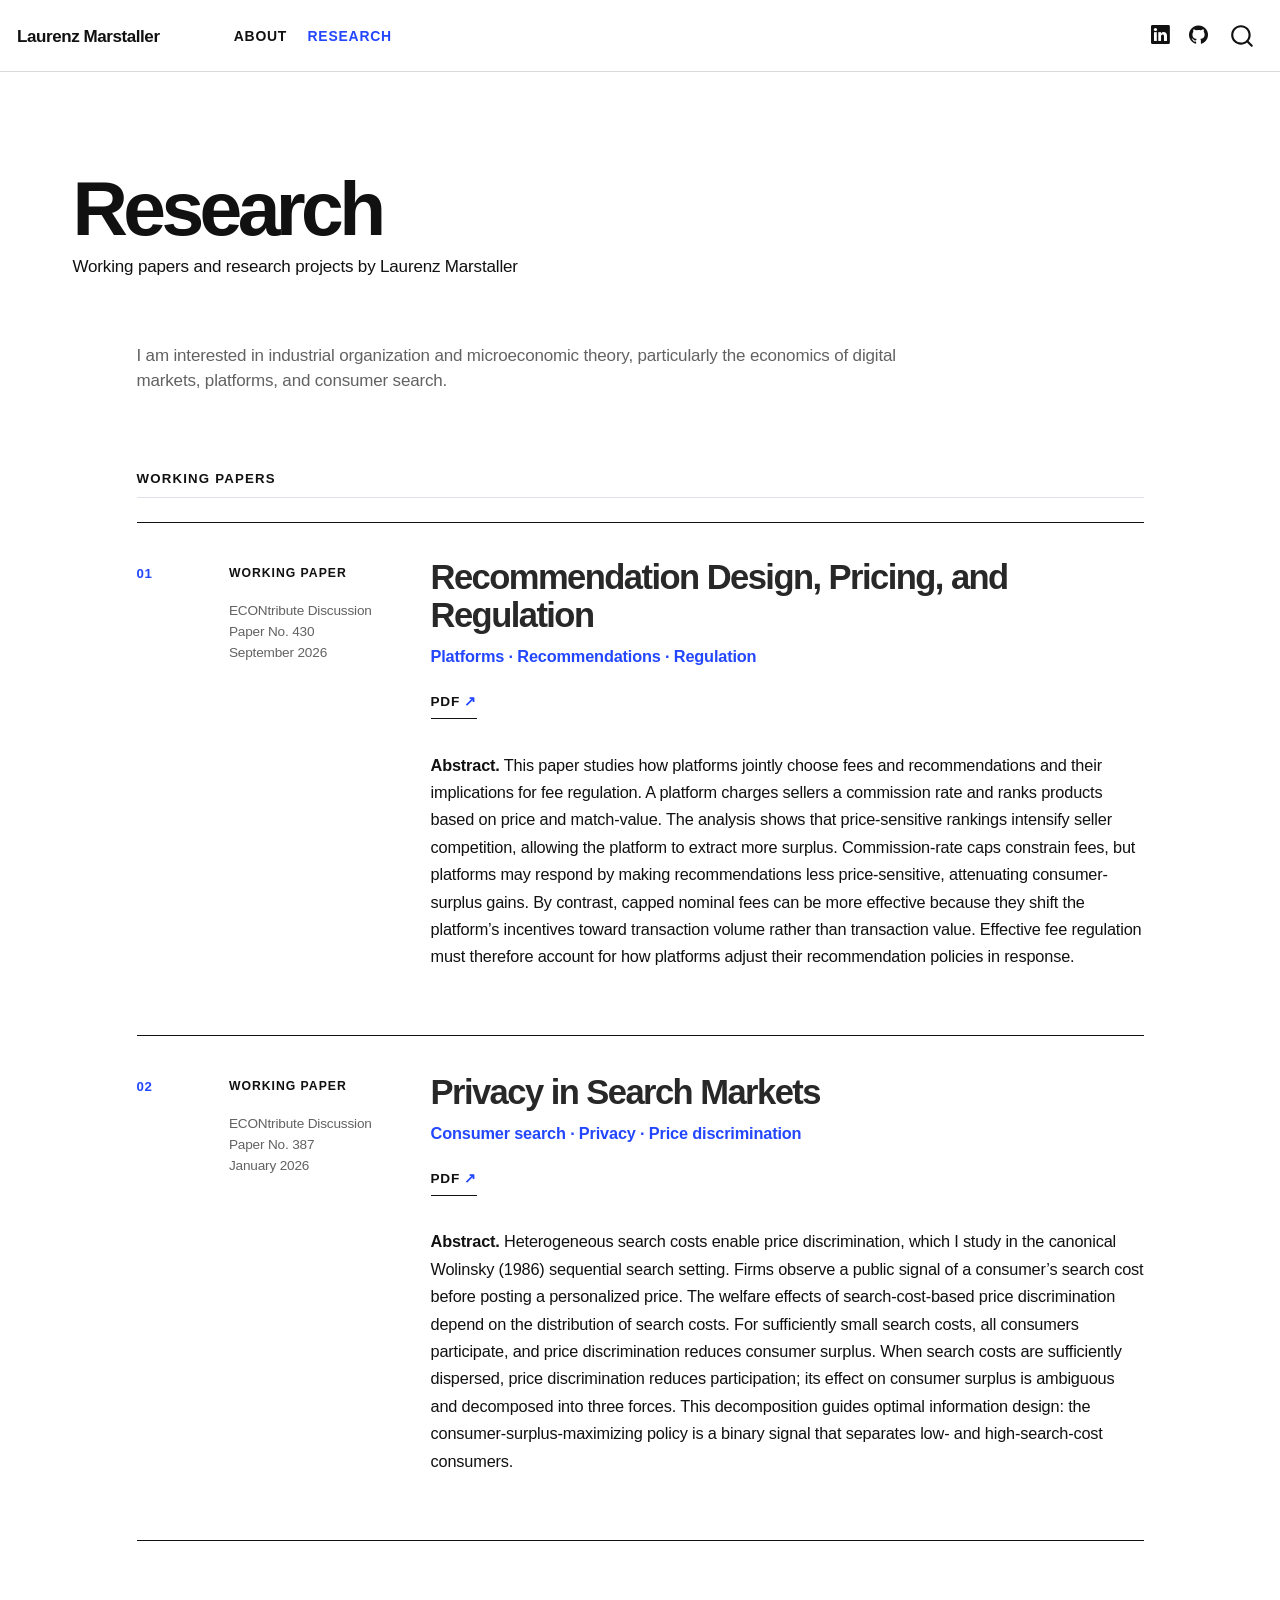
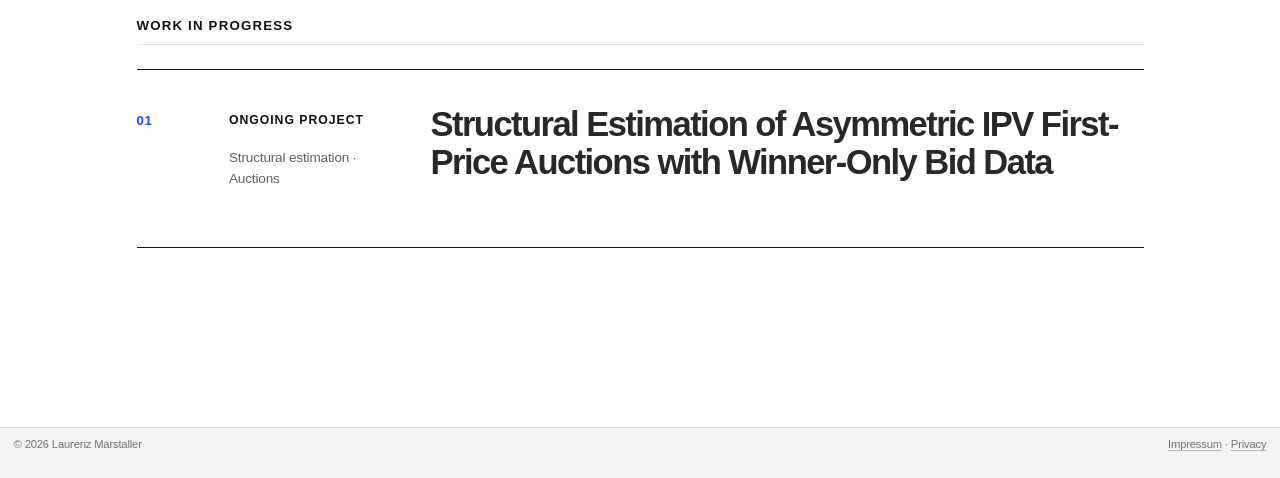
<file: research.html>
<!DOCTYPE html>
<html xmlns="http://www.w3.org/1999/xhtml" lang="en" xml:lang="en"><head>

<meta charset="utf-8">
<meta name="generator" content="quarto-1.10.18">

<meta name="viewport" content="width=device-width, initial-scale=1.0, user-scalable=yes">

<meta name="description" content="Working papers and research projects by Laurenz Marstaller">

<title>Research – Laurenz Marstaller</title>
<style>
/* Default styles provided by pandoc.
** See https://pandoc.org/MANUAL.html#variables-for-html for config info.
*/
span.smallcaps{font-variant: small-caps;}
div.columns{display: flex; gap: 1.5em;}
div.column{flex: auto;}
@media screen {
div.columns{gap: min(4vw, 1.5em);}
div.column{overflow-x: auto;}
}
div.hanging-indent{margin-left: 1.5em; text-indent: -1.5em;}
ul.task-list{list-style: none;}
ul.task-list li input[type="checkbox"] {
  width: 0.8em;
  margin: 0 0.8em 0.2em -1em; /* quarto-specific, see https://github.com/quarto-dev/quarto-cli/issues/4556 */ 
  vertical-align: middle;
}
</style>


<script src="site_libs/quarto-nav/quarto-nav.js"></script>
<script src="site_libs/clipboard/clipboard.min.js"></script>
<script src="site_libs/quarto-search/autocomplete.umd.js"></script>
<script src="site_libs/quarto-search/fuse.min.js"></script>
<script src="site_libs/quarto-search/quarto-search.js"></script>
<meta name="quarto:offset" content="./">
<script src="site_libs/quarto-html/quarto.js" type="module"></script>
<script src="site_libs/quarto-html/tabsets/tabsets.js" type="module"></script>
<script src="site_libs/quarto-html/popper.min.js"></script>
<script src="site_libs/quarto-html/tippy.umd.min.js"></script>
<script src="site_libs/quarto-html/anchor.min.js"></script>
<link href="site_libs/quarto-html/tippy.css" rel="stylesheet">
<link href="site_libs/quarto-html/quarto-syntax-highlighting-64a204ab8560d761af7679ceaba22944.css" rel="stylesheet" id="quarto-text-highlighting-styles">
<script src="site_libs/bootstrap/bootstrap.min.js"></script>
<link href="site_libs/bootstrap/bootstrap-icons.css" rel="stylesheet">
<link href="site_libs/bootstrap/bootstrap-5d04323598807cf324a36c210477a5da.min.css" rel="stylesheet" append-hash="true" id="quarto-bootstrap" data-mode="light">
<script id="quarto-search-options" type="application/json">{
  "location": "navbar",
  "copy-button": false,
  "collapse-after": 3,
  "panel-placement": "end",
  "type": "overlay",
  "limit": 50,
  "keyboard-shortcut": [
    "f",
    "/",
    "s"
  ],
  "show-item-context": false,
  "language": {
    "search-no-results-text": "No results",
    "search-matching-documents-text": "matching documents",
    "search-copy-link-title": "Copy link to search",
    "search-hide-matches-text": "Hide additional matches",
    "search-more-match-text": "more match in this document",
    "search-more-matches-text": "more matches in this document",
    "search-clear-button-title": "Clear",
    "search-text-placeholder": "",
    "search-detached-cancel-button-title": "Cancel",
    "search-submit-button-title": "Submit",
    "search-label": "Search"
  }
}</script>
<style>html{ scroll-behavior: smooth; }</style>
<meta name="google-site-verification" content="4iy7IMMv_2DfoBxsHywKnWP12nTfnTWvlPHQ3gkgEbc">


</head>

<body class="nav-fixed quarto-light">

<div id="quarto-search-results"></div>
  <header id="quarto-header" class="headroom fixed-top">
    <nav class="navbar navbar-expand-lg " data-bs-theme="dark">
      <div class="navbar-container container-fluid">
      <div class="navbar-brand-container mx-auto">
    <a class="navbar-brand" href="./index.html">
    <span class="navbar-title">Laurenz Marstaller</span>
    </a>
  </div>
            <div id="quarto-search" class="" title="Search"></div>
          <button class="navbar-toggler" type="button" data-bs-toggle="collapse" data-bs-target="#navbarCollapse" aria-controls="navbarCollapse" role="menu" aria-expanded="false" aria-label="Toggle navigation" onclick="if (window.quartoToggleHeadroom) { window.quartoToggleHeadroom(); }">
  <span class="navbar-toggler-icon"></span>
</button>
          <div class="collapse navbar-collapse" id="navbarCollapse">
            <ul class="navbar-nav navbar-nav-scroll me-auto">
  <li class="nav-item">
    <a class="nav-link" href="./index.html"> 
<span class="menu-text">About</span></a>
  </li>  
  <li class="nav-item">
    <a class="nav-link active" href="./research.html" aria-current="page"> 
<span class="menu-text">Research</span></a>
  </li>  
</ul>
            <ul class="navbar-nav navbar-nav-scroll ms-auto">
  <li class="nav-item compact">
    <a class="nav-link" href="https://www.linkedin.com/in/laurenz-marstaller/"> <i class="bi bi-linkedin" role="img" aria-label="LinkedIn">
</i> 
<span class="menu-text"></span></a>
  </li>  
  <li class="nav-item compact">
    <a class="nav-link" href="https://github.com/LaurenzMarstaller"> <i class="bi bi-github" role="img" aria-label="GitHub">
</i> 
<span class="menu-text"></span></a>
  </li>  
</ul>
          </div> <!-- /navcollapse -->
            <div class="quarto-navbar-tools">
</div>
      </div> <!-- /container-fluid -->
    </nav>
</header>
<!-- content -->
<div id="quarto-content" class="quarto-container page-columns page-rows-contents page-layout-full page-navbar">
<!-- sidebar -->
<!-- margin-sidebar -->
    
<!-- main -->
<main class="content column-page" id="quarto-document-content">

<header id="title-block-header" class="quarto-title-block default">
<div class="quarto-title">
<h1 class="title">Research</h1>
</div>

<div>
  <div class="description">
    Working papers and research projects by Laurenz Marstaller
  </div>
</div>


<div class="quarto-title-meta column-page">

    
  
    
  </div>
  


</header>


<div class="research-page">
<p>I am interested in industrial organization and microeconomic theory, particularly the economics of digital markets, platforms, and consumer search.</p>
<section id="working-papers" class="level2">
<h2 class="anchored" data-anchor-id="working-papers">Working Papers</h2>
<div class="paper-list">
<div class="paper-card">
<div class="paper-meta">
<div class="paper-type">
<p>Working paper</p>
</div>
<p>ECONtribute Discussion Paper No.&nbsp;430<br>
September 2026</p>
</div>
<section id="recommendation-design-pricing-and-regulation" class="level3 paper-body">
<h3 class="anchored" data-anchor-id="recommendation-design-pricing-and-regulation">Recommendation Design, Pricing, and Regulation</h3>
<div class="paper-topics">
<p>Platforms · Recommendations · Regulation</p>
</div>
<p><a href="https://www.econtribute.de/RePEc/ajk/ajkdps/ECONtribute_430_2026.pdf" class="paper-link">PDF</a></p>
<p><strong>Abstract.</strong> This paper studies how platforms jointly choose fees and recommendations and their implications for fee regulation. A platform charges sellers a commission rate and ranks products based on price and match-value. The analysis shows that price-sensitive rankings intensify seller competition, allowing the platform to extract more surplus. Commission-rate caps constrain fees, but platforms may respond by making recommendations less price-sensitive, attenuating consumer-surplus gains. By contrast, capped nominal fees can be more effective because they shift the platform’s incentives toward transaction volume rather than transaction value. Effective fee regulation must therefore account for how platforms adjust their recommendation policies in response.</p>
</section>
</div>
<div class="paper-card">
<div class="paper-meta">
<div class="paper-type">
<p>Working paper</p>
</div>
<p>ECONtribute Discussion Paper No.&nbsp;387<br>
January 2026</p>
</div>
<section id="privacy-in-search-markets" class="level3 paper-body">
<h3 class="anchored" data-anchor-id="privacy-in-search-markets">Privacy in Search Markets</h3>
<div class="paper-topics">
<p>Consumer search · Privacy · Price discrimination</p>
</div>
<p><a href="https://www.econtribute.de/RePEc/ajk/ajkdps/ECONtribute_387_2026.pdf" class="paper-link">PDF</a></p>
<p><strong>Abstract.</strong> Heterogeneous search costs enable price discrimination, which I study in the canonical Wolinsky (1986) sequential search setting. Firms observe a public signal of a consumer’s search cost before posting a personalized price. The welfare effects of search-cost-based price discrimination depend on the distribution of search costs. For sufficiently small search costs, all consumers participate, and price discrimination reduces consumer surplus. When search costs are sufficiently dispersed, price discrimination reduces participation; its effect on consumer surplus is ambiguous and decomposed into three forces. This decomposition guides optimal information design: the consumer-surplus-maximizing policy is a binary signal that separates low- and high-search-cost consumers.</p>
</section>
</div>
</div>
</section>
<section id="work-in-progress" class="level2">
<h2 class="anchored" data-anchor-id="work-in-progress">Work in Progress</h2>
<div class="paper-list">
<div class="paper-card paper-card-compact">
<div class="paper-meta">
<div class="paper-type">
<p>Ongoing project</p>
</div>
<p>Structural estimation · Auctions</p>
</div>
<section id="structural-estimation-of-asymmetric-ipv-first-price-auctions-with-winner-only-bid-data" class="level3 paper-body">
<h3 class="anchored" data-anchor-id="structural-estimation-of-asymmetric-ipv-first-price-auctions-with-winner-only-bid-data">Structural Estimation of Asymmetric IPV First-Price Auctions with Winner-Only Bid Data</h3>
</section>
</div>
</div>
</section>
</div>



</main> <!-- /main -->
<script id="quarto-html-after-body" type="application/javascript">
  window.document.addEventListener("DOMContentLoaded", function (event) {
    const icon = "";
    const anchorJS = new window.AnchorJS();
    anchorJS.options = {
      placement: 'right',
      icon: icon
    };
    anchorJS.add('.anchored');
    const isCodeAnnotation = (el) => {
      for (const clz of el.classList) {
        if (clz.startsWith('code-annotation-')) {                     
          return true;
        }
      }
      return false;
    }
    const onCopySuccess = function(e) {
      // button target
      const button = e.trigger;
      // don't keep focus
      button.blur();
      // flash "checked"
      button.classList.add('code-copy-button-checked');
      var currentTitle = button.getAttribute("title");
      button.setAttribute("title", "Copied!");
      let tooltip;
      if (window.bootstrap) {
        button.setAttribute("data-bs-toggle", "tooltip");
        button.setAttribute("data-bs-placement", "left");
        button.setAttribute("data-bs-title", "Copied!");
        tooltip = new bootstrap.Tooltip(button, 
          { trigger: "manual", 
            customClass: "code-copy-button-tooltip",
            offset: [0, -8]});
        tooltip.show();    
      }
      setTimeout(function() {
        if (tooltip) {
          tooltip.hide();
          button.removeAttribute("data-bs-title");
          button.removeAttribute("data-bs-toggle");
          button.removeAttribute("data-bs-placement");
        }
        button.setAttribute("title", currentTitle);
        button.classList.remove('code-copy-button-checked');
      }, 1000);
      // clear code selection
      e.clearSelection();
    }
    const getTextToCopy = function(trigger) {
      const outerScaffold = trigger.parentElement.cloneNode(true);
      const codeEl = outerScaffold.querySelector('code');
      for (const childEl of codeEl.children) {
        if (isCodeAnnotation(childEl)) {
          childEl.remove();
        }
      }
      return codeEl.innerText;
    }
    const clipboard = new window.ClipboardJS('.code-copy-button:not([data-in-quarto-modal])', {
      text: getTextToCopy
    });
    clipboard.on('success', onCopySuccess);
    if (window.document.getElementById('quarto-embedded-source-code-modal')) {
      const clipboardModal = new window.ClipboardJS('.code-copy-button[data-in-quarto-modal]', {
        text: getTextToCopy,
        container: window.document.getElementById('quarto-embedded-source-code-modal')
      });
      clipboardModal.on('success', onCopySuccess);
    }
      var localhostRegex = new RegExp(/^(?:http|https):\/\/localhost\:?[0-9]*\//);
      var mailtoRegex = new RegExp(/^mailto:/);
        var filterRegex = new RegExp("https:\/\/laurenzmarstaller\.github\.io");
      var isInternal = (href) => {
          return filterRegex.test(href) || localhostRegex.test(href) || mailtoRegex.test(href);
      }
      // Inspect non-navigation links and adorn them if external
     var links = window.document.querySelectorAll('a[href]:not(.nav-link):not(.navbar-brand):not(.toc-action):not(.sidebar-link):not(.sidebar-item-toggle):not(.pagination-link):not(.no-external):not([aria-hidden]):not(.dropdown-item):not(.quarto-navigation-tool):not(.about-link)');
      for (var i=0; i<links.length; i++) {
        const link = links[i];
        if (!isInternal(link.href)) {
          // undo the damage that might have been done by quarto-nav.js in the case of
          // links that we want to consider external
          if (link.dataset.originalHref !== undefined) {
            link.href = link.dataset.originalHref;
          }
            // target, if specified
            link.setAttribute("target", "_blank");
            if (link.getAttribute("rel") === null) {
              link.setAttribute("rel", "noopener");
            }
        }
      }
    function tippyHover(el, contentFn, onTriggerFn, onUntriggerFn) {
      const config = {
        allowHTML: true,
        maxWidth: 500,
        delay: 100,
        arrow: false,
        appendTo: function(el) {
            return el.parentElement;
        },
        interactive: true,
        interactiveBorder: 10,
        theme: 'quarto',
        placement: 'bottom-start',
      };
      if (contentFn) {
        config.content = contentFn;
      }
      if (onTriggerFn) {
        config.onTrigger = onTriggerFn;
      }
      if (onUntriggerFn) {
        config.onUntrigger = onUntriggerFn;
      }
      window.tippy(el, config); 
    }
    const noterefs = window.document.querySelectorAll('a[role="doc-noteref"]');
    for (var i=0; i<noterefs.length; i++) {
      const ref = noterefs[i];
      tippyHover(ref, function() {
        // use id or data attribute instead here
        let href = ref.getAttribute('data-footnote-href') || ref.getAttribute('href');
        try { href = new URL(href).hash; } catch {}
        const id = href.replace(/^#\/?/, "");
        const note = window.document.getElementById(id);
        if (note) {
          return note.innerHTML;
        } else {
          return "";
        }
      });
    }
    const xrefs = window.document.querySelectorAll('a.quarto-xref');
    const processXRef = (id, note) => {
      // Strip column container classes
      const stripColumnClz = (el) => {
        el.classList.remove("page-full", "page-columns");
        if (el.children) {
          for (const child of el.children) {
            stripColumnClz(child);
          }
        }
      }
      stripColumnClz(note)
      if (id === null || id.startsWith('sec-')) {
        // Special case sections, only their first couple elements
        const container = document.createElement("div");
        if (note.children && note.children.length > 2) {
          container.appendChild(note.children[0].cloneNode(true));
          for (let i = 1; i < note.children.length; i++) {
            const child = note.children[i];
            if (child.tagName === "P" && child.innerText === "") {
              continue;
            } else {
              container.appendChild(child.cloneNode(true));
              break;
            }
          }
          if (window.Quarto?.typesetMath) {
            window.Quarto.typesetMath(container);
          }
          return container.innerHTML
        } else {
          if (window.Quarto?.typesetMath) {
            window.Quarto.typesetMath(note);
          }
          return note.innerHTML;
        }
      } else {
        // Remove any anchor links if they are present
        const anchorLink = note.querySelector('a.anchorjs-link');
        if (anchorLink) {
          anchorLink.remove();
        }
        if (window.Quarto?.typesetMath) {
          window.Quarto.typesetMath(note);
        }
        if (note.classList.contains("callout")) {
          return note.outerHTML;
        } else {
          return note.innerHTML;
        }
      }
    }
    for (var i=0; i<xrefs.length; i++) {
      const xref = xrefs[i];
      tippyHover(xref, undefined, function(instance) {
        instance.disable();
        let url = xref.getAttribute('href');
        let hash = undefined; 
        if (url.startsWith('#')) {
          hash = url;
        } else {
          try { hash = new URL(url).hash; } catch {}
        }
        if (hash) {
          const id = hash.replace(/^#\/?/, "");
          const note = window.document.getElementById(id);
          if (note !== null) {
            try {
              const html = processXRef(id, note.cloneNode(true));
              instance.setContent(html);
            } finally {
              instance.enable();
              instance.show();
            }
          } else {
            // See if we can fetch this
            fetch(url.split('#')[0])
            .then(res => res.text())
            .then(html => {
              const parser = new DOMParser();
              const htmlDoc = parser.parseFromString(html, "text/html");
              const note = htmlDoc.getElementById(id);
              if (note !== null) {
                const html = processXRef(id, note);
                instance.setContent(html);
              } 
            }).finally(() => {
              instance.enable();
              instance.show();
            });
          }
        } else {
          // See if we can fetch a full url (with no hash to target)
          // This is a special case and we should probably do some content thinning / targeting
          fetch(url)
          .then(res => res.text())
          .then(html => {
            const parser = new DOMParser();
            const htmlDoc = parser.parseFromString(html, "text/html");
            const note = htmlDoc.querySelector('main.content');
            if (note !== null) {
              // This should only happen for chapter cross references
              // (since there is no id in the URL)
              // remove the first header
              if (note.children.length > 0 && note.children[0].tagName === "HEADER") {
                note.children[0].remove();
              }
              const html = processXRef(null, note);
              instance.setContent(html);
            } 
          }).finally(() => {
            instance.enable();
            instance.show();
          });
        }
      }, function(instance) {
      });
    }
        let selectedAnnoteEl;
        const selectorForAnnotation = ( cell, annotation) => {
          let cellAttr = 'data-code-cell="' + cell + '"';
          let lineAttr = 'data-code-annotation="' +  annotation + '"';
          const selector = 'span[' + cellAttr + '][' + lineAttr + ']';
          return selector;
        }
        const selectCodeLines = (annoteEl) => {
          const doc = window.document;
          const targetCell = annoteEl.getAttribute("data-target-cell");
          const targetAnnotation = annoteEl.getAttribute("data-target-annotation");
          const annoteSpan = window.document.querySelector(selectorForAnnotation(targetCell, targetAnnotation));
          const lines = annoteSpan.getAttribute("data-code-lines").split(",");
          const lineIds = lines.map((line) => {
            return targetCell + "-" + line;
          })
          let top = null;
          let height = null;
          let parent = null;
          if (lineIds.length > 0) {
              //compute the position of the single el (top and bottom and make a div)
              const el = window.document.getElementById(lineIds[0]);
              top = el.offsetTop;
              height = el.offsetHeight;
              parent = el.parentElement.parentElement;
            if (lineIds.length > 1) {
              const lastEl = window.document.getElementById(lineIds[lineIds.length - 1]);
              const bottom = lastEl.offsetTop + lastEl.offsetHeight;
              height = bottom - top;
            }
            if (top !== null && height !== null && parent !== null) {
              // cook up a div (if necessary) and position it 
              let div = window.document.getElementById("code-annotation-line-highlight");
              if (div === null) {
                div = window.document.createElement("div");
                div.setAttribute("id", "code-annotation-line-highlight");
                div.style.position = 'absolute';
                parent.appendChild(div);
              }
              div.style.top = top - 2 + "px";
              div.style.height = height + 4 + "px";
              div.style.left = 0;
              let gutterDiv = window.document.getElementById("code-annotation-line-highlight-gutter");
              if (gutterDiv === null) {
                gutterDiv = window.document.createElement("div");
                gutterDiv.setAttribute("id", "code-annotation-line-highlight-gutter");
                gutterDiv.style.position = 'absolute';
                const codeCell = window.document.getElementById(targetCell);
                const gutter = codeCell.querySelector('.code-annotation-gutter');
                gutter.appendChild(gutterDiv);
              }
              gutterDiv.style.top = top - 2 + "px";
              gutterDiv.style.height = height + 4 + "px";
            }
            selectedAnnoteEl = annoteEl;
          }
        };
        const unselectCodeLines = () => {
          const elementsIds = ["code-annotation-line-highlight", "code-annotation-line-highlight-gutter"];
          elementsIds.forEach((elId) => {
            const div = window.document.getElementById(elId);
            if (div) {
              div.remove();
            }
          });
          selectedAnnoteEl = undefined;
        };
          // Handle positioning of the toggle
      window.addEventListener(
        "resize",
        throttle(() => {
          elRect = undefined;
          if (selectedAnnoteEl) {
            selectCodeLines(selectedAnnoteEl);
          }
        }, 10)
      );
      function throttle(fn, ms) {
      let throttle = false;
      let timer;
        return (...args) => {
          if(!throttle) { // first call gets through
              fn.apply(this, args);
              throttle = true;
          } else { // all the others get throttled
              if(timer) clearTimeout(timer); // cancel #2
              timer = setTimeout(() => {
                fn.apply(this, args);
                timer = throttle = false;
              }, ms);
          }
        };
      }
        // Attach click handler to the DT
        const annoteDls = window.document.querySelectorAll('dt[data-target-cell]');
        for (const annoteDlNode of annoteDls) {
          annoteDlNode.addEventListener('click', (event) => {
            const clickedEl = event.target;
            if (clickedEl !== selectedAnnoteEl) {
              unselectCodeLines();
              const activeEl = window.document.querySelector('dt[data-target-cell].code-annotation-active');
              if (activeEl) {
                activeEl.classList.remove('code-annotation-active');
              }
              selectCodeLines(clickedEl);
              clickedEl.classList.add('code-annotation-active');
            } else {
              // Unselect the line
              unselectCodeLines();
              clickedEl.classList.remove('code-annotation-active');
            }
          });
        }
    const findCites = (el) => {
      const parentEl = el.parentElement;
      if (parentEl) {
        const cites = parentEl.dataset.cites;
        if (cites) {
          return {
            el,
            cites: cites.split(' ')
          };
        } else {
          return findCites(el.parentElement)
        }
      } else {
        return undefined;
      }
    };
    var bibliorefs = window.document.querySelectorAll('a[role="doc-biblioref"]');
    for (var i=0; i<bibliorefs.length; i++) {
      const ref = bibliorefs[i];
      const citeInfo = findCites(ref);
      if (citeInfo) {
        tippyHover(citeInfo.el, function() {
          var popup = window.document.createElement('div');
          citeInfo.cites.forEach(function(cite) {
            var citeDiv = window.document.createElement('div');
            citeDiv.classList.add('hanging-indent');
            citeDiv.classList.add('csl-entry');
            var biblioDiv = window.document.getElementById('ref-' + cite);
            if (biblioDiv) {
              citeDiv.innerHTML = biblioDiv.innerHTML;
            }
            popup.appendChild(citeDiv);
          });
          return popup.innerHTML;
        });
      }
    }
  });
  </script>
</div> <!-- /content -->
<footer class="footer">
  <div class="nav-footer">
    <div class="nav-footer-left">
<p>© 2026 Laurenz Marstaller</p>
</div>   
    <div class="nav-footer-center">
      &nbsp;
    </div>
    <div class="nav-footer-right">
<p><a href="./legal.html#impressum">Impressum</a> · <a href="./legal.html#privacy">Privacy</a></p>
</div>
  </div>
</footer>




<script src="site_libs/quarto-html/zenscroll-min.js"></script>
</body></html>
</file>
<file: site_libs/quarto-html/tippy.css>
.tippy-box[data-animation=fade][data-state=hidden]{opacity:0}[data-tippy-root]{max-width:calc(100vw - 10px)}.tippy-box{position:relative;background-color:#333;color:#fff;border-radius:4px;font-size:14px;line-height:1.4;white-space:normal;outline:0;transition-property:transform,visibility,opacity}.tippy-box[data-placement^=top]>.tippy-arrow{bottom:0}.tippy-box[data-placement^=top]>.tippy-arrow:before{bottom:-7px;left:0;border-width:8px 8px 0;border-top-color:initial;transform-origin:center top}.tippy-box[data-placement^=bottom]>.tippy-arrow{top:0}.tippy-box[data-placement^=bottom]>.tippy-arrow:before{top:-7px;left:0;border-width:0 8px 8px;border-bottom-color:initial;transform-origin:center bottom}.tippy-box[data-placement^=left]>.tippy-arrow{right:0}.tippy-box[data-placement^=left]>.tippy-arrow:before{border-width:8px 0 8px 8px;border-left-color:initial;right:-7px;transform-origin:center left}.tippy-box[data-placement^=right]>.tippy-arrow{left:0}.tippy-box[data-placement^=right]>.tippy-arrow:before{left:-7px;border-width:8px 8px 8px 0;border-right-color:initial;transform-origin:center right}.tippy-box[data-inertia][data-state=visible]{transition-timing-function:cubic-bezier(.54,1.5,.38,1.11)}.tippy-arrow{width:16px;height:16px;color:#333}.tippy-arrow:before{content:"";position:absolute;border-color:transparent;border-style:solid}.tippy-content{position:relative;padding:5px 9px;z-index:1}
</file>
<file: site_libs/quarto-html/quarto-syntax-highlighting-64a204ab8560d761af7679ceaba22944.css>
/* quarto syntax highlight colors */
:root {
  --quarto-hl-ot-color: #003B4F;
  --quarto-hl-at-color: #657422;
  --quarto-hl-ss-color: #20794D;
  --quarto-hl-an-color: #5E5E5E;
  --quarto-hl-fu-color: #4758AB;
  --quarto-hl-st-color: #20794D;
  --quarto-hl-cf-color: #003B4F;
  --quarto-hl-op-color: #5E5E5E;
  --quarto-hl-er-color: #AD0000;
  --quarto-hl-bn-color: #AD0000;
  --quarto-hl-al-color: #AD0000;
  --quarto-hl-va-color: #111111;
  --quarto-hl-bu-color: inherit;
  --quarto-hl-ex-color: inherit;
  --quarto-hl-pp-color: #AD0000;
  --quarto-hl-in-color: #5E5E5E;
  --quarto-hl-vs-color: #20794D;
  --quarto-hl-wa-color: #5E5E5E;
  --quarto-hl-do-color: #5E5E5E;
  --quarto-hl-im-color: #00769E;
  --quarto-hl-ch-color: #20794D;
  --quarto-hl-dt-color: #AD0000;
  --quarto-hl-fl-color: #AD0000;
  --quarto-hl-co-color: #5E5E5E;
  --quarto-hl-cv-color: #5E5E5E;
  --quarto-hl-cn-color: #8f5902;
  --quarto-hl-sc-color: #5E5E5E;
  --quarto-hl-dv-color: #AD0000;
  --quarto-hl-kw-color: #003B4F;
}

/* other quarto variables */
:root {
  --quarto-font-monospace: SFMono-Regular, Menlo, Monaco, Consolas, "Liberation Mono", "Courier New", monospace;
}

/* syntax highlight based on Pandoc's rules */
pre > code.sourceCode > span {
  color: #003B4F;
}

code.sourceCode > span {
  color: #003B4F;
}

div.sourceCode,
div.sourceCode pre.sourceCode {
  color: #003B4F;
}

/* Normal */
code span {
  color: #003B4F;
}

/* Alert */
code span.al {
  color: #AD0000;
  font-style: inherit;
}

/* Annotation */
code span.an {
  color: #5E5E5E;
  font-style: inherit;
}

/* Attribute */
code span.at {
  color: #657422;
  font-style: inherit;
}

/* BaseN */
code span.bn {
  color: #AD0000;
  font-style: inherit;
}

/* BuiltIn */
code span.bu {
  font-style: inherit;
}

/* ControlFlow */
code span.cf {
  color: #003B4F;
  font-weight: bold;
  font-style: inherit;
}

/* Char */
code span.ch {
  color: #20794D;
  font-style: inherit;
}

/* Constant */
code span.cn {
  color: #8f5902;
  font-style: inherit;
}

/* Comment */
code span.co {
  color: #5E5E5E;
  font-style: inherit;
}

/* CommentVar */
code span.cv {
  color: #5E5E5E;
  font-style: italic;
}

/* Documentation */
code span.do {
  color: #5E5E5E;
  font-style: italic;
}

/* DataType */
code span.dt {
  color: #AD0000;
  font-style: inherit;
}

/* DecVal */
code span.dv {
  color: #AD0000;
  font-style: inherit;
}

/* Error */
code span.er {
  color: #AD0000;
  font-style: inherit;
}

/* Extension */
code span.ex {
  font-style: inherit;
}

/* Float */
code span.fl {
  color: #AD0000;
  font-style: inherit;
}

/* Function */
code span.fu {
  color: #4758AB;
  font-style: inherit;
}

/* Import */
code span.im {
  color: #00769E;
  font-style: inherit;
}

/* Information */
code span.in {
  color: #5E5E5E;
  font-style: inherit;
}

/* Keyword */
code span.kw {
  color: #003B4F;
  font-weight: bold;
  font-style: inherit;
}

/* Operator */
code span.op {
  color: #5E5E5E;
  font-style: inherit;
}

/* Other */
code span.ot {
  color: #003B4F;
  font-style: inherit;
}

/* Preprocessor */
code span.pp {
  color: #AD0000;
  font-style: inherit;
}

/* SpecialChar */
code span.sc {
  color: #5E5E5E;
  font-style: inherit;
}

/* SpecialString */
code span.ss {
  color: #20794D;
  font-style: inherit;
}

/* String */
code span.st {
  color: #20794D;
  font-style: inherit;
}

/* Variable */
code span.va {
  color: #111111;
  font-style: inherit;
}

/* VerbatimString */
code span.vs {
  color: #20794D;
  font-style: inherit;
}

/* Warning */
code span.wa {
  color: #5E5E5E;
  font-style: italic;
}

.prevent-inlining {
  content: "</";
}

/*# sourceMappingURL=9d8d5bb603a83b8298b89080a598c93b.css.map */
</file>
